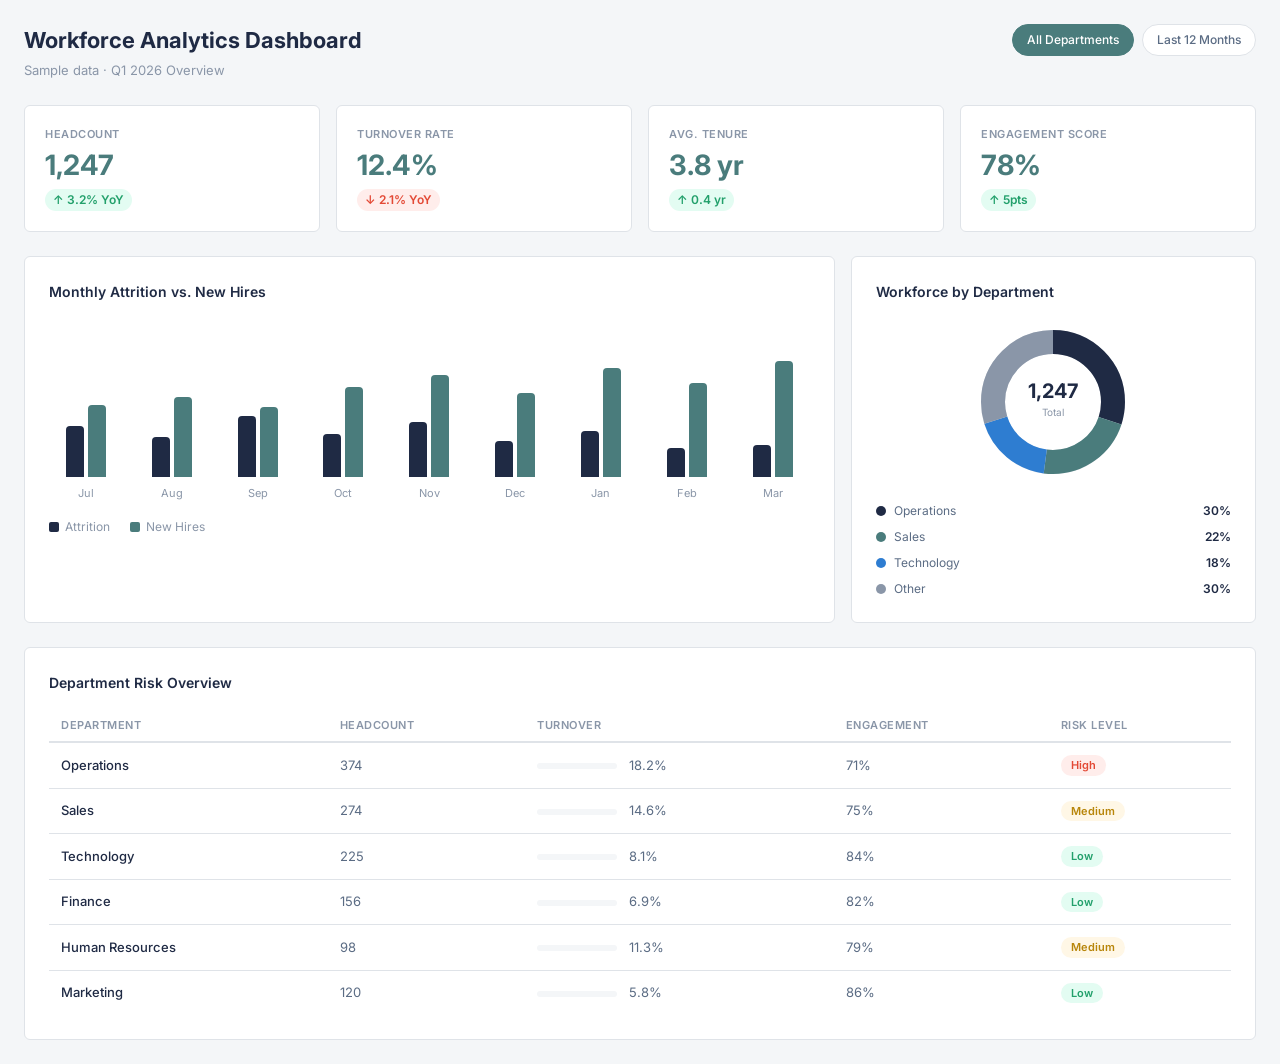
<file: hr_insights_dashboard.html>
<!DOCTYPE html>
<html lang="en">
<head>
    <meta charset="UTF-8">
    <meta name="viewport" content="width=device-width, initial-scale=1.0">
    <title>HR Insights Dashboard</title>
    <link rel="preconnect" href="https://fonts.googleapis.com">
    <link rel="preconnect" href="https://fonts.gstatic.com" crossorigin>
    <link href="https://fonts.googleapis.com/css2?family=Inter:wght@400;500;600;700&display=swap" rel="stylesheet">
    <style>
        *, *::before, *::after { margin: 0; padding: 0; box-sizing: border-box; }

        :root {
            --primary: #1F2A44;
            --primary-light: #2A3A5C;
            --accent: #4A7C7C;
            --accent-light: #E8F0F0;
            --highlight: #F25C1F;
            --structure: #5B6C84;
            --text: #1F2A44;
            --text-secondary: #5B6C84;
            --text-muted: #8A96A8;
            --bg: #F4F6F8;
            --bg-card: #ffffff;
            --border: #DFE3E8;
            --green: #22A06B;
            --green-bg: #E3FCF2;
            --red: #E34935;
            --red-bg: #FFEDEB;
            --blue: #2E7DD1;
            --blue-bg: #E9F2FF;
        }

        body {
            font-family: 'Inter', -apple-system, BlinkMacSystemFont, 'Segoe UI', sans-serif;
            font-size: 14px;
            line-height: 1.5;
            color: var(--text);
            background: var(--bg);
            padding: 24px;
            -webkit-font-smoothing: antialiased;
        }

        .dashboard-header {
            display: flex;
            justify-content: space-between;
            align-items: flex-start;
            margin-bottom: 24px;
            flex-wrap: wrap;
            gap: 16px;
        }

        .dashboard-header h1 {
            font-size: 22px;
            font-weight: 700;
            color: var(--primary);
        }

        .dashboard-header p {
            font-size: 13px;
            color: var(--text-muted);
            margin-top: 4px;
        }

        .header-filters {
            display: flex;
            gap: 8px;
            align-items: center;
        }

        .filter-pill {
            display: inline-flex;
            align-items: center;
            gap: 6px;
            padding: 6px 14px;
            background: var(--bg-card);
            border: 1px solid var(--border);
            border-radius: 20px;
            font-size: 12px;
            font-weight: 500;
            color: var(--text-secondary);
        }

        .filter-pill.active {
            background: var(--accent);
            color: #fff;
            border-color: var(--accent);
        }

        .kpi-grid {
            display: grid;
            grid-template-columns: repeat(4, 1fr);
            gap: 16px;
            margin-bottom: 24px;
        }

        .kpi-card {
            background: var(--bg-card);
            border-radius: 6px;
            padding: 20px;
            border: 1px solid var(--border);
        }

        .kpi-label {
            font-size: 11px;
            font-weight: 600;
            text-transform: uppercase;
            letter-spacing: 0.5px;
            color: var(--text-muted);
            margin-bottom: 8px;
        }

        .kpi-value {
            font-size: 28px;
            font-weight: 700;
            color: var(--accent);
            line-height: 1.1;
        }

        .kpi-change {
            display: inline-flex;
            align-items: center;
            gap: 4px;
            font-size: 12px;
            font-weight: 600;
            margin-top: 8px;
            padding: 2px 8px;
            border-radius: 12px;
        }

        .kpi-change.up {
            color: var(--green);
            background: var(--green-bg);
        }

        .kpi-change.down {
            color: var(--red);
            background: var(--red-bg);
        }

        .charts-row {
            display: grid;
            grid-template-columns: 2fr 1fr;
            gap: 16px;
            margin-bottom: 24px;
        }

        .chart-card {
            background: var(--bg-card);
            border-radius: 6px;
            padding: 24px;
            border: 1px solid var(--border);
        }

        .chart-card h3 {
            font-size: 14px;
            font-weight: 600;
            color: var(--primary);
            margin-bottom: 20px;
        }

        /* Bar chart */
        .bar-chart {
            display: flex;
            align-items: flex-end;
            gap: 12px;
            height: 180px;
            padding-top: 10px;
        }

        .bar-group {
            flex: 1;
            display: flex;
            flex-direction: column;
            align-items: center;
            height: 100%;
            justify-content: flex-end;
        }

        .bar {
            width: 100%;
            max-width: 40px;
            border-radius: 4px 4px 0 0;
            transition: height 0.6s ease;
        }

        .bar-label {
            font-size: 11px;
            color: var(--text-muted);
            margin-top: 8px;
            text-align: center;
        }

        /* Donut chart */
        .donut-container {
            display: flex;
            flex-direction: column;
            align-items: center;
            gap: 20px;
        }

        .donut-svg {
            width: 160px;
            height: 160px;
        }

        .donut-legend {
            display: flex;
            flex-direction: column;
            gap: 8px;
            width: 100%;
        }

        .legend-item {
            display: flex;
            align-items: center;
            justify-content: space-between;
            font-size: 12px;
        }

        .legend-dot {
            width: 10px;
            height: 10px;
            border-radius: 50%;
            margin-right: 8px;
            flex-shrink: 0;
        }

        .legend-label {
            display: flex;
            align-items: center;
            color: var(--text-secondary);
        }

        .legend-value {
            font-weight: 600;
            color: var(--text);
        }

        /* Table */
        .table-card {
            background: var(--bg-card);
            border-radius: 6px;
            padding: 24px;
            border: 1px solid var(--border);
        }

        .table-card h3 {
            font-size: 14px;
            font-weight: 600;
            color: var(--primary);
            margin-bottom: 16px;
        }

        .data-table {
            width: 100%;
            border-collapse: collapse;
        }

        .data-table th {
            text-align: left;
            font-size: 11px;
            font-weight: 600;
            text-transform: uppercase;
            letter-spacing: 0.5px;
            color: var(--text-muted);
            padding: 8px 12px;
            border-bottom: 2px solid var(--border);
        }

        .data-table td {
            padding: 12px;
            font-size: 13px;
            border-bottom: 1px solid var(--border);
            color: var(--text-secondary);
        }

        .data-table tr:last-child td {
            border-bottom: none;
        }

        .data-table td:first-child {
            font-weight: 500;
            color: var(--text);
        }

        .status-badge {
            display: inline-flex;
            padding: 2px 10px;
            border-radius: 12px;
            font-size: 11px;
            font-weight: 600;
        }

        .status-badge.good {
            background: var(--green-bg);
            color: var(--green);
        }

        .status-badge.warning {
            background: #FFF7E6;
            color: #B8860B;
        }

        .status-badge.critical {
            background: var(--red-bg);
            color: var(--red);
        }

        .progress-bar-bg {
            width: 80px;
            height: 6px;
            background: var(--bg);
            border-radius: 3px;
            overflow: hidden;
            display: inline-block;
            vertical-align: middle;
            margin-right: 8px;
        }

        .progress-bar-fill {
            height: 100%;
            border-radius: 3px;
        }

        @media (max-width: 768px) {
            body { padding: 16px; }
            .kpi-grid { grid-template-columns: repeat(2, 1fr); }
            .charts-row { grid-template-columns: 1fr; }
            .bar-chart { height: 140px; }
        }

        @media (max-width: 480px) {
            .kpi-grid { grid-template-columns: 1fr; }
        }
    </style>
</head>
<body>
    <div class="dashboard-header">
        <div>
            <h1>Workforce Analytics Dashboard</h1>
            <p>Sample data &middot; Q1 2026 Overview</p>
        </div>
        <div class="header-filters">
            <span class="filter-pill active">All Departments</span>
            <span class="filter-pill">Last 12 Months</span>
        </div>
    </div>

    <div class="kpi-grid">
        <div class="kpi-card">
            <div class="kpi-label">Headcount</div>
            <div class="kpi-value">1,247</div>
            <span class="kpi-change up">&uarr; 3.2% YoY</span>
        </div>
        <div class="kpi-card">
            <div class="kpi-label">Turnover Rate</div>
            <div class="kpi-value">12.4%</div>
            <span class="kpi-change down">&darr; 2.1% YoY</span>
        </div>
        <div class="kpi-card">
            <div class="kpi-label">Avg. Tenure</div>
            <div class="kpi-value">3.8 yr</div>
            <span class="kpi-change up">&uarr; 0.4 yr</span>
        </div>
        <div class="kpi-card">
            <div class="kpi-label">Engagement Score</div>
            <div class="kpi-value">78%</div>
            <span class="kpi-change up">&uarr; 5pts</span>
        </div>
    </div>

    <div class="charts-row">
        <div class="chart-card">
            <h3>Monthly Attrition vs. New Hires</h3>
            <div class="bar-chart">
                <div class="bar-group">
                    <div style="display:flex;gap:4px;align-items:flex-end;height:100%">
                        <div class="bar" style="height:35%;background:var(--primary);width:18px"></div>
                        <div class="bar" style="height:50%;background:var(--accent);width:18px"></div>
                    </div>
                    <span class="bar-label">Jul</span>
                </div>
                <div class="bar-group">
                    <div style="display:flex;gap:4px;align-items:flex-end;height:100%">
                        <div class="bar" style="height:28%;background:var(--primary);width:18px"></div>
                        <div class="bar" style="height:55%;background:var(--accent);width:18px"></div>
                    </div>
                    <span class="bar-label">Aug</span>
                </div>
                <div class="bar-group">
                    <div style="display:flex;gap:4px;align-items:flex-end;height:100%">
                        <div class="bar" style="height:42%;background:var(--primary);width:18px"></div>
                        <div class="bar" style="height:48%;background:var(--accent);width:18px"></div>
                    </div>
                    <span class="bar-label">Sep</span>
                </div>
                <div class="bar-group">
                    <div style="display:flex;gap:4px;align-items:flex-end;height:100%">
                        <div class="bar" style="height:30%;background:var(--primary);width:18px"></div>
                        <div class="bar" style="height:62%;background:var(--accent);width:18px"></div>
                    </div>
                    <span class="bar-label">Oct</span>
                </div>
                <div class="bar-group">
                    <div style="display:flex;gap:4px;align-items:flex-end;height:100%">
                        <div class="bar" style="height:38%;background:var(--primary);width:18px"></div>
                        <div class="bar" style="height:70%;background:var(--accent);width:18px"></div>
                    </div>
                    <span class="bar-label">Nov</span>
                </div>
                <div class="bar-group">
                    <div style="display:flex;gap:4px;align-items:flex-end;height:100%">
                        <div class="bar" style="height:25%;background:var(--primary);width:18px"></div>
                        <div class="bar" style="height:58%;background:var(--accent);width:18px"></div>
                    </div>
                    <span class="bar-label">Dec</span>
                </div>
                <div class="bar-group">
                    <div style="display:flex;gap:4px;align-items:flex-end;height:100%">
                        <div class="bar" style="height:32%;background:var(--primary);width:18px"></div>
                        <div class="bar" style="height:75%;background:var(--accent);width:18px"></div>
                    </div>
                    <span class="bar-label">Jan</span>
                </div>
                <div class="bar-group">
                    <div style="display:flex;gap:4px;align-items:flex-end;height:100%">
                        <div class="bar" style="height:20%;background:var(--primary);width:18px"></div>
                        <div class="bar" style="height:65%;background:var(--accent);width:18px"></div>
                    </div>
                    <span class="bar-label">Feb</span>
                </div>
                <div class="bar-group">
                    <div style="display:flex;gap:4px;align-items:flex-end;height:100%">
                        <div class="bar" style="height:22%;background:var(--primary);width:18px"></div>
                        <div class="bar" style="height:80%;background:var(--accent);width:18px"></div>
                    </div>
                    <span class="bar-label">Mar</span>
                </div>
            </div>
            <div style="display:flex;gap:20px;margin-top:16px;font-size:12px;color:var(--text-muted)">
                <span style="display:flex;align-items:center;gap:6px"><span style="width:10px;height:10px;background:var(--primary);border-radius:2px;display:inline-block"></span> Attrition</span>
                <span style="display:flex;align-items:center;gap:6px"><span style="width:10px;height:10px;background:var(--accent);border-radius:2px;display:inline-block"></span> New Hires</span>
            </div>
        </div>
        <div class="chart-card">
            <h3>Workforce by Department</h3>
            <div class="donut-container">
                <svg class="donut-svg" viewBox="0 0 160 160">
                    <circle cx="80" cy="80" r="60" fill="none" stroke="#DFE3E8" stroke-width="24"/>
                    <circle cx="80" cy="80" r="60" fill="none" stroke="var(--primary)" stroke-width="24"
                        stroke-dasharray="113.1 263.89" stroke-dashoffset="0" transform="rotate(-90 80 80)"/>
                    <circle cx="80" cy="80" r="60" fill="none" stroke="var(--accent)" stroke-width="24"
                        stroke-dasharray="82.94 294.05" stroke-dashoffset="-113.1" transform="rotate(-90 80 80)"/>
                    <circle cx="80" cy="80" r="60" fill="none" stroke="var(--blue)" stroke-width="24"
                        stroke-dasharray="67.86 309.13" stroke-dashoffset="-196.04" transform="rotate(-90 80 80)"/>
                    <circle cx="80" cy="80" r="60" fill="none" stroke="#8A96A8" stroke-width="24"
                        stroke-dasharray="113.1 263.89" stroke-dashoffset="-263.89" transform="rotate(-90 80 80)"/>
                    <text x="80" y="76" text-anchor="middle" font-size="20" font-weight="700" fill="var(--primary)">1,247</text>
                    <text x="80" y="94" text-anchor="middle" font-size="10" fill="var(--text-muted)">Total</text>
                </svg>
                <div class="donut-legend">
                    <div class="legend-item">
                        <span class="legend-label"><span class="legend-dot" style="background:var(--primary)"></span>Operations</span>
                        <span class="legend-value">30%</span>
                    </div>
                    <div class="legend-item">
                        <span class="legend-label"><span class="legend-dot" style="background:var(--accent)"></span>Sales</span>
                        <span class="legend-value">22%</span>
                    </div>
                    <div class="legend-item">
                        <span class="legend-label"><span class="legend-dot" style="background:var(--blue)"></span>Technology</span>
                        <span class="legend-value">18%</span>
                    </div>
                    <div class="legend-item">
                        <span class="legend-label"><span class="legend-dot" style="background:#8A96A8"></span>Other</span>
                        <span class="legend-value">30%</span>
                    </div>
                </div>
            </div>
        </div>
    </div>

    <div class="table-card">
        <h3>Department Risk Overview</h3>
        <table class="data-table">
            <thead>
                <tr>
                    <th>Department</th>
                    <th>Headcount</th>
                    <th>Turnover</th>
                    <th>Engagement</th>
                    <th>Risk Level</th>
                </tr>
            </thead>
            <tbody>
                <tr>
                    <td>Operations</td>
                    <td>374</td>
                    <td>
                        <span class="progress-bar-bg"><span class="progress-bar-fill" style="width:65%;background:var(--red)"></span></span>
                        18.2%
                    </td>
                    <td>71%</td>
                    <td><span class="status-badge critical">High</span></td>
                </tr>
                <tr>
                    <td>Sales</td>
                    <td>274</td>
                    <td>
                        <span class="progress-bar-bg"><span class="progress-bar-fill" style="width:52%;background:#B8860B"></span></span>
                        14.6%
                    </td>
                    <td>75%</td>
                    <td><span class="status-badge warning">Medium</span></td>
                </tr>
                <tr>
                    <td>Technology</td>
                    <td>225</td>
                    <td>
                        <span class="progress-bar-bg"><span class="progress-bar-fill" style="width:30%;background:var(--green)"></span></span>
                        8.1%
                    </td>
                    <td>84%</td>
                    <td><span class="status-badge good">Low</span></td>
                </tr>
                <tr>
                    <td>Finance</td>
                    <td>156</td>
                    <td>
                        <span class="progress-bar-bg"><span class="progress-bar-fill" style="width:25%;background:var(--green)"></span></span>
                        6.9%
                    </td>
                    <td>82%</td>
                    <td><span class="status-badge good">Low</span></td>
                </tr>
                <tr>
                    <td>Human Resources</td>
                    <td>98</td>
                    <td>
                        <span class="progress-bar-bg"><span class="progress-bar-fill" style="width:40%;background:#B8860B"></span></span>
                        11.3%
                    </td>
                    <td>79%</td>
                    <td><span class="status-badge warning">Medium</span></td>
                </tr>
                <tr>
                    <td>Marketing</td>
                    <td>120</td>
                    <td>
                        <span class="progress-bar-bg"><span class="progress-bar-fill" style="width:22%;background:var(--green)"></span></span>
                        5.8%
                    </td>
                    <td>86%</td>
                    <td><span class="status-badge good">Low</span></td>
                </tr>
            </tbody>
        </table>
    </div>
</body>
</html>
</file>
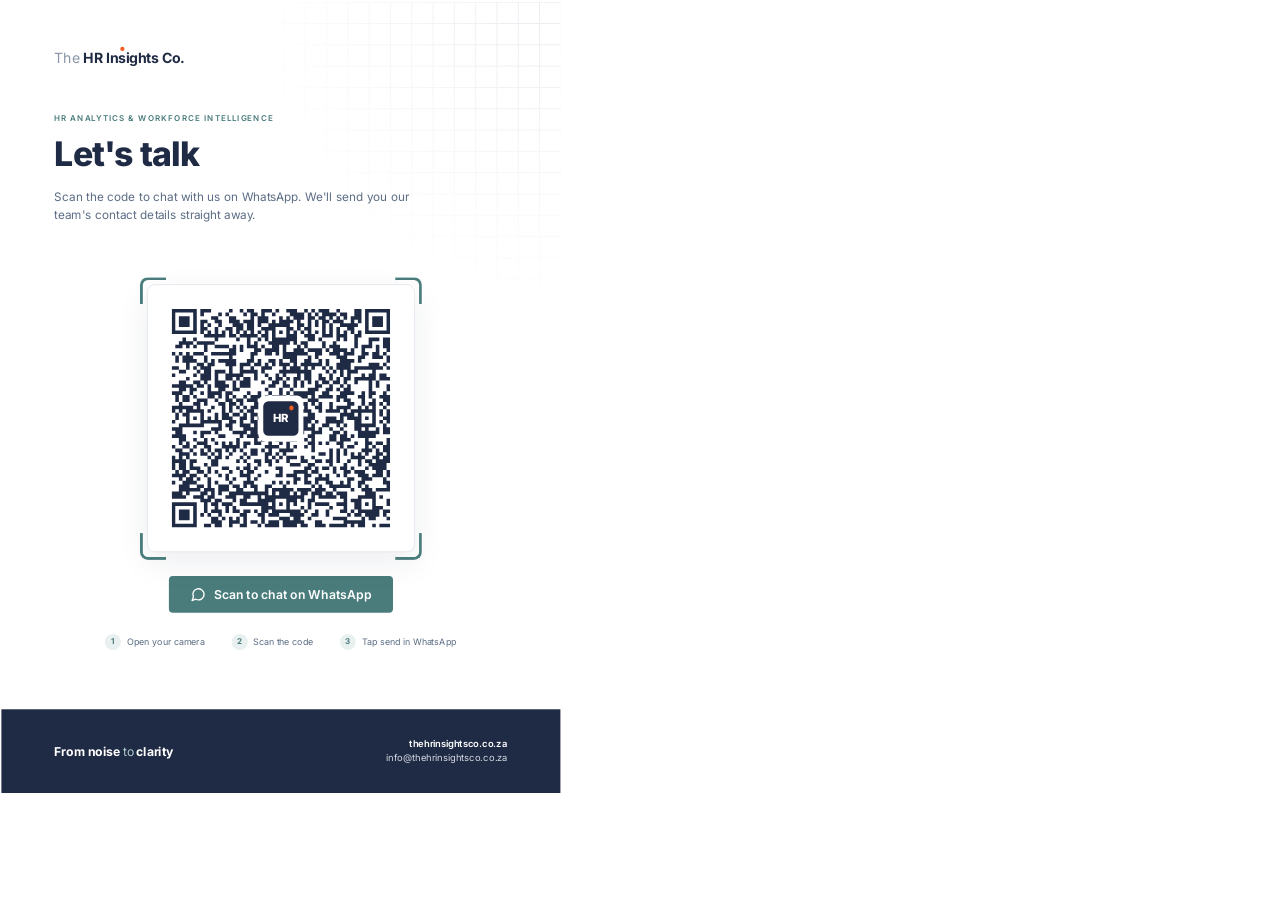
<file: whatsapp/output/whatsapp-qr-flyer-a5.html>
<!DOCTYPE html>
<html><head><meta charset="UTF-8"><style>
    @page { size: 148.5mm 210mm; margin: 0; }
    * { margin: 0; padding: 0; }
    body { width: 148.5mm; height: 210mm; display: flex; position: relative; }
    .cell { width: 148.5mm; height: 210mm; overflow: hidden; display: flex; align-items: center; justify-content: center; }
    iframe { width: 210mm; height: 297mm; border: 0; flex: none; transform: scale(0.7047619047619048); }
    .cut { position: absolute; top: 0; bottom: 0; left: 148.5mm; border-left: 0.3mm dashed #8A96A8; }
</style></head><body><div class="cell"><iframe src="whatsapp-qr-poster-a4.html"></iframe></div></body></html>
</file>
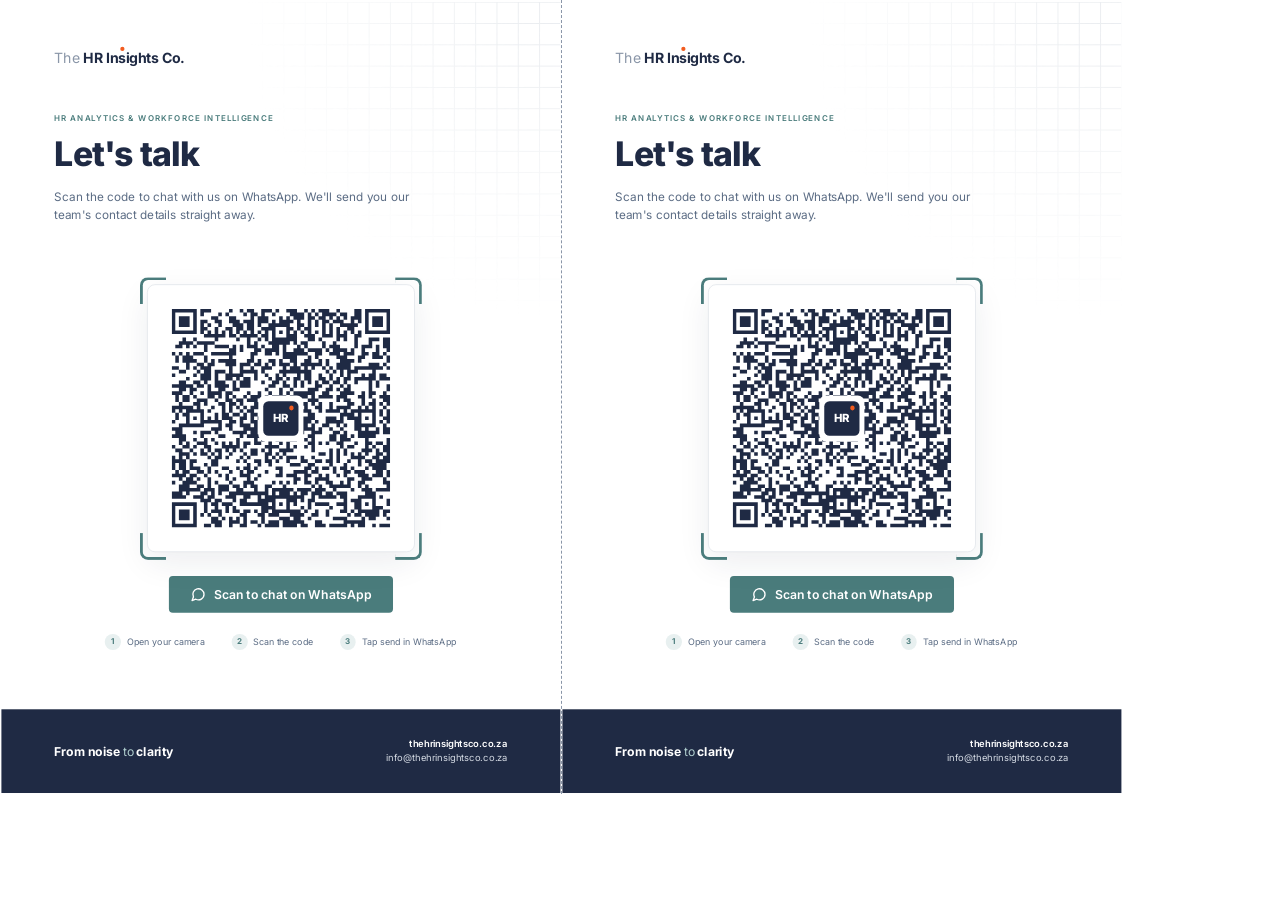
<file: whatsapp/output/whatsapp-qr-flyers-2up-a4.html>
<!DOCTYPE html>
<html><head><meta charset="UTF-8"><style>
    @page { size: 297mm 210mm; margin: 0; }
    * { margin: 0; padding: 0; }
    body { width: 297mm; height: 210mm; display: flex; position: relative; }
    .cell { width: 148.5mm; height: 210mm; overflow: hidden; display: flex; align-items: center; justify-content: center; }
    iframe { width: 210mm; height: 297mm; border: 0; flex: none; transform: scale(0.7047619047619048); }
    .cut { position: absolute; top: 0; bottom: 0; left: 148.5mm; border-left: 0.3mm dashed #8A96A8; }
</style></head><body><div class="cell"><iframe src="whatsapp-qr-poster-a4.html"></iframe></div><div class="cell"><iframe src="whatsapp-qr-poster-a4.html"></iframe></div><div class="cut"></div></body></html>
</file>
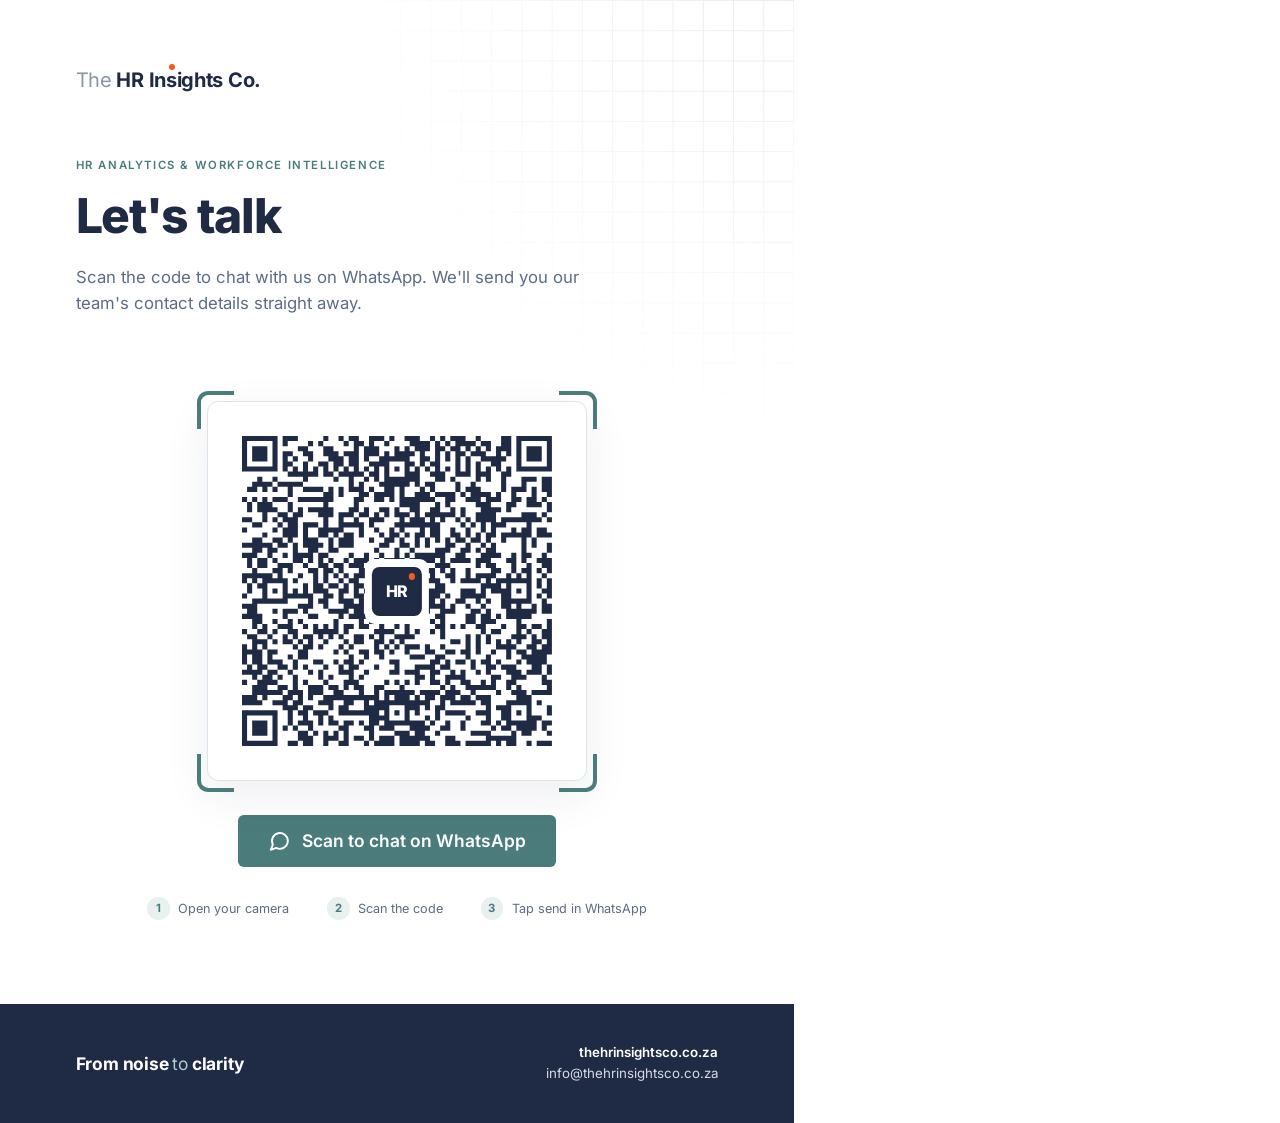
<file: whatsapp/output/whatsapp-qr-poster-a4.html>
<!DOCTYPE html>
<html lang="en">
<head>
<meta charset="UTF-8">
<title>The HR Insights Co. - WhatsApp QR</title>
<style>
    /* Inter (SIL Open Font License), bundled so the poster renders offline */
    @font-face {
        font-family: 'Inter';
        font-style: normal;
        font-weight: 400 800;
        src: url('../fonts/Inter-latin.woff2') format('woff2');
    }
    /* Brand tokens, matching styles.css */
    :root {
        --navy: #1F2A44;
        --navy-dark: #151D30;
        --teal: #4A7C7C;
        --teal-light: #E8F0F0;
        --teal-subtle: #B0CECE;
        --orange: #F25C1F;
        --structure: #5B6C84;
        --muted: #8A96A8;
        --bg-subtle: #F4F6F8;
        --border: #DFE3E8;
    }
    @page { size: A4; margin: 0; }
    * { margin: 0; padding: 0; box-sizing: border-box; }
    html, body { width: 210mm; height: 297mm; }
    body {
        font-family: 'Inter', -apple-system, 'Segoe UI', sans-serif;
        color: var(--navy);
        background: #fff;
        -webkit-font-smoothing: antialiased;
        -webkit-print-color-adjust: exact;
        print-color-adjust: exact;
    }
    .page {
        position: relative;
        width: 210mm;
        height: 297mm;
        overflow: hidden;
        display: flex;
        flex-direction: column;
    }

    /* Subtle data-grid texture in the top corner */
    .grid {
        position: absolute;
        top: 0; right: 0;
        width: 120mm; height: 120mm;
        background-image:
            linear-gradient(var(--border) 1px, transparent 1px),
            linear-gradient(90deg, var(--border) 1px, transparent 1px);
        background-size: 8mm 8mm;
        -webkit-mask-image: radial-gradient(circle at top right, #000 0%, transparent 70%);
        mask-image: radial-gradient(circle at top right, #000 0%, transparent 70%);
        opacity: 0.7;
    }

    header {
        position: relative;
        padding: 18mm 20mm 0;
    }
    .logo {
        font-size: 15pt;
        font-weight: 700;
        letter-spacing: -0.3px;
        color: var(--navy);
    }
    .logo-the { font-weight: 400; color: var(--muted); }
    .logo-insights { position: relative; }
    .logo-dot {
        position: absolute;
        top: -1.2mm; left: 5.3mm;
        width: 1.8mm; height: 1.8mm;
        background: var(--orange);
        border-radius: 50%;
    }

    .intro {
        position: relative;
        padding: 16mm 20mm 0;
    }
    .eyebrow {
        display: inline-block;
        font-size: 8.5pt;
        font-weight: 600;
        letter-spacing: 1.6px;
        text-transform: uppercase;
        color: var(--teal);
        margin-bottom: 5mm;
    }
    h1 {
        font-size: 36pt;
        line-height: 1.08;
        font-weight: 800;
        letter-spacing: -1.2px;
        color: var(--navy);
    }
    .subtext {
        margin-top: 6mm;
        max-width: 140mm;
        font-size: 12.5pt;
        line-height: 1.55;
        color: var(--structure);
    }

    .qr-area {
        position: relative;
        flex: 1;
        display: flex;
        flex-direction: column;
        align-items: center;
        justify-content: center;
    }
    .qr-card {
        position: relative;
        padding: 9mm;
        background: #fff;
        border: 1px solid var(--border);
        border-radius: 3mm;
        box-shadow: 0 4mm 12mm rgba(31, 42, 68, 0.08);
    }
    /* Teal corner brackets, like a scan frame */
    .corner {
        position: absolute;
        width: 10mm; height: 10mm;
        border: 1.2mm solid var(--teal);
    }
    .corner.tl { top: -3mm; left: -3mm; border-right: 0; border-bottom: 0; border-top-left-radius: 3mm; }
    .corner.tr { top: -3mm; right: -3mm; border-left: 0; border-bottom: 0; border-top-right-radius: 3mm; }
    .corner.bl { bottom: -3mm; left: -3mm; border-right: 0; border-top: 0; border-bottom-left-radius: 3mm; }
    .corner.br { bottom: -3mm; right: -3mm; border-left: 0; border-top: 0; border-bottom-right-radius: 3mm; }

    .qr {
        position: relative;
        width: 82mm; height: 82mm;
    }
    .qr svg { width: 100%; height: 100%; display: block; }
    .qr-badge {
        position: absolute;
        top: 50%; left: 50%;
        width: 17mm; height: 17mm;
        transform: translate(-50%, -50%);
        background: #fff;
        border-radius: 2.5mm;
        display: flex;
        align-items: center;
        justify-content: center;
    }
    .qr-badge-inner {
        position: relative;
        width: 13mm; height: 13mm;
        background: var(--navy);
        border-radius: 2mm;
        display: flex;
        align-items: center;
        justify-content: center;
        color: #fff;
        font-weight: 800;
        font-size: 12pt;
        letter-spacing: -0.3px;
    }
    .qr-badge-inner::after {
        content: '';
        position: absolute;
        top: 1.6mm; right: 1.6mm;
        width: 1.8mm; height: 1.8mm;
        background: var(--orange);
        border-radius: 50%;
    }

    .cta {
        margin-top: 9mm;
        display: inline-flex;
        align-items: center;
        gap: 3mm;
        padding: 3.8mm 8mm;
        background: var(--teal);
        color: #fff;
        border-radius: 1.5mm;
        font-size: 13pt;
        font-weight: 600;
    }
    .cta svg { width: 6mm; height: 6mm; }

    .steps {
        display: flex;
        justify-content: center;
        gap: 10mm;
        margin-top: 8mm;
        font-size: 9.5pt;
        color: var(--structure);
    }
    .step { display: flex; align-items: center; gap: 2.2mm; }
    .step-num {
        width: 6mm; height: 6mm;
        border-radius: 50%;
        background: var(--teal-light);
        color: var(--teal);
        font-weight: 700;
        font-size: 8.5pt;
        display: flex; align-items: center; justify-content: center;
    }

    footer {
        background: var(--navy);
        color: #fff;
        padding: 10mm 20mm;
        display: flex;
        align-items: center;
        justify-content: space-between;
    }
    .tagline {
        font-size: 13pt;
        font-weight: 700;
        letter-spacing: -0.2px;
    }
    .tagline span { color: var(--teal-subtle); font-weight: 400; }
    .contact {
        text-align: right;
        font-size: 10pt;
        line-height: 1.6;
        color: #D5DBE4;
    }
    .contact strong { color: #fff; font-weight: 600; }
</style>
</head>
<body>
<div class="page">
    <div class="grid" aria-hidden="true"></div>

    <header>
        <div class="logo"><span class="logo-the">The</span> HR <span class="logo-insights">Insights<span class="logo-dot"></span></span> Co.</div>
    </header>

    <section class="intro">
        <span class="eyebrow">HR Analytics &amp; Workforce Intelligence</span>
        <h1>Let&#x27;s talk</h1>
        <p class="subtext">Scan the code to chat with us on WhatsApp. We&#x27;ll send you our team&#x27;s contact details straight away.</p>
    </section>

    <section class="qr-area">
        <div class="qr-card">
            <span class="corner tl"></span><span class="corner tr"></span>
            <span class="corner bl"></span><span class="corner br"></span>
            <div class="qr">
                <svg xmlns="http://www.w3.org/2000/svg" viewBox="0 0 610 610" class="segno"><path transform="scale(10)" class="qrline" stroke="#1f2a44" d="M0 0.5h7m1 0h3m5 0h1m2 0h1m1 0h2m2 0h3m1 0h1m2 0h3m2 0h1m1 0h1m1 0h3m2 0h1m4 0h2m1 0h7m-61 1h1m5 0h1m1 0h1m4 0h1m1 0h1m4 0h1m1 0h2m1 0h1m2 0h1m4 0h4m1 0h1m1 0h1m1 0h4m1 0h2m2 0h2m1 0h1m5 0h1m-61 1h1m1 0h3m1 0h1m4 0h2m3 0h2m4 0h1m1 0h3m3 0h1m1 0h1m1 0h3m1 0h2m1 0h2m1 0h1m1 0h1m1 0h1m1 0h3m1 0h1m1 0h3m1 0h1m-61 1h1m1 0h3m1 0h1m1 0h2m2 0h2m2 0h3m1 0h3m1 0h3m1 0h1m1 0h4m1 0h1m2 0h1m1 0h1m1 0h2m1 0h3m2 0h1m1 0h1m1 0h1m1 0h3m1 0h1m-61 1h1m1 0h3m1 0h1m1 0h1m1 0h1m2 0h1m3 0h3m1 0h2m1 0h1m2 0h6m2 0h2m1 0h1m1 0h1m1 0h1m1 0h1m2 0h5m2 0h1m1 0h3m1 0h1m-61 1h1m5 0h1m1 0h2m2 0h1m2 0h2m1 0h2m1 0h2m2 0h4m3 0h2m1 0h1m1 0h2m3 0h1m1 0h1m1 0h1m2 0h2m3 0h1m5 0h1m-61 1h7m1 0h1m1 0h1m1 0h1m1 0h1m1 0h1m1 0h1m1 0h1m1 0h1m1 0h1m1 0h1m1 0h1m1 0h1m1 0h1m1 0h1m1 0h1m1 0h1m1 0h1m1 0h1m1 0h1m1 0h1m1 0h1m1 0h1m1 0h1m1 0h7m-52 1h6m1 0h2m1 0h5m1 0h2m1 0h1m3 0h3m2 0h3m2 0h3m1 0h3m2 0h2m-50 1h1m2 0h1m5 0h1m5 0h1m2 0h1m2 0h1m1 0h1m1 0h7m3 0h2m1 0h1m4 0h1m1 0h1m2 0h1m3 0h3m1 0h2m-59 1h4m1 0h5m9 0h1m1 0h1m3 0h6m1 0h1m1 0h2m4 0h1m2 0h1m5 0h1m3 0h1m3 0h2m-60 1h2m1 0h1m1 0h1m2 0h1m2 0h4m1 0h1m1 0h1m1 0h3m1 0h1m2 0h2m1 0h1m3 0h1m1 0h1m4 0h1m1 0h3m4 0h1m1 0h3m1 0h1m1 0h2m-52 1h1m6 0h2m1 0h1m3 0h2m1 0h4m1 0h1m2 0h3m1 0h4m1 0h1m1 0h4m1 0h1m2 0h1m3 0h1m2 0h1m-61 1h1m1 0h1m1 0h1m1 0h3m2 0h7m4 0h2m2 0h2m1 0h1m1 0h7m2 0h2m2 0h3m1 0h3m2 0h2m1 0h2m1 0h1m-59 1h1m1 0h3m3 0h1m6 0h1m5 0h1m8 0h4m3 0h1m1 0h1m5 0h3m3 0h2m2 0h3m1 0h1m-60 1h1m1 0h4m2 0h1m1 0h1m1 0h5m3 0h2m1 0h1m2 0h2m1 0h1m2 0h2m2 0h2m2 0h1m1 0h1m3 0h4m1 0h1m7 0h1m-57 1h1m2 0h2m1 0h2m3 0h3m1 0h3m1 0h2m1 0h1m1 0h1m1 0h3m1 0h1m1 0h6m1 0h1m2 0h4m5 0h3m1 0h1m-60 1h2m2 0h1m1 0h1m1 0h3m5 0h1m2 0h1m2 0h1m2 0h3m3 0h1m1 0h3m1 0h1m1 0h1m2 0h1m1 0h1m1 0h4m1 0h8m1 0h1m-59 1h2m3 0h1m1 0h2m1 0h3m1 0h1m2 0h5m1 0h1m4 0h9m4 0h1m1 0h1m1 0h1m1 0h3m4 0h1m-57 1h1m5 0h1m1 0h3m1 0h1m2 0h5m3 0h1m2 0h1m2 0h1m1 0h1m3 0h1m1 0h2m2 0h1m2 0h1m2 0h1m1 0h1m3 0h1m1 0h2m1 0h2m-56 1h1m3 0h3m1 0h1m2 0h2m1 0h1m1 0h2m1 0h1m3 0h1m1 0h2m1 0h1m1 0h2m1 0h2m2 0h2m1 0h1m1 0h1m1 0h2m1 0h6m1 0h3m-59 1h2m2 0h2m1 0h1m2 0h3m2 0h1m1 0h3m3 0h1m2 0h2m1 0h1m2 0h1m1 0h1m1 0h1m1 0h1m1 0h2m1 0h2m1 0h1m2 0h1m3 0h1m1 0h1m-58 1h6m1 0h2m1 0h1m1 0h4m1 0h1m1 0h3m5 0h2m2 0h2m1 0h1m1 0h1m3 0h2m2 0h1m2 0h1m1 0h1m5 0h1m1 0h1m2 0h1m-59 1h2m1 0h2m3 0h1m2 0h2m2 0h2m7 0h1m3 0h1m2 0h1m4 0h3m2 0h2m1 0h1m1 0h2m5 0h1m4 0h1m-61 1h3m2 0h1m2 0h1m1 0h4m1 0h2m4 0h1m2 0h1m2 0h1m2 0h1m1 0h1m1 0h6m2 0h2m3 0h4m2 0h1m1 0h2m2 0h1m-59 1h1m1 0h2m1 0h1m3 0h2m1 0h1m1 0h1m1 0h1m2 0h1m1 0h3m1 0h1m1 0h4m1 0h5m1 0h1m1 0h4m1 0h3m3 0h2m1 0h1m2 0h3m-60 1h1m1 0h2m2 0h3m2 0h1m2 0h2m1 0h2m1 0h3m1 0h9m1 0h1m2 0h3m5 0h1m1 0h2m3 0h1m2 0h1m2 0h2m-59 1h1m3 0h2m1 0h1m3 0h2m1 0h2m1 0h1m3 0h5m2 0h2m3 0h3m1 0h1m1 0h1m2 0h1m4 0h2m2 0h1m1 0h2m1 0h1m1 0h1m-61 1h6m1 0h1m3 0h1m2 0h1m1 0h1m1 0h1m1 0h1m1 0h4m1 0h1m1 0h3m2 0h2m1 0h1m2 0h2m2 0h1m1 0h4m2 0h1m1 0h1m1 0h1m2 0h1m-60 1h1m1 0h1m1 0h5m1 0h1m3 0h1m1 0h1m2 0h1m1 0h2m5 0h5m1 0h1m1 0h3m2 0h1m1 0h4m1 0h1m1 0h7m1 0h1m1 0h1m-60 1h1m1 0h2m3 0h1m3 0h1m1 0h2m1 0h2m1 0h1m1 0h2m1 0h2m1 0h1m3 0h2m1 0h1m2 0h2m7 0h4m1 0h1m3 0h1m1 0h1m1 0h1m-60 1h1m2 0h1m1 0h1m1 0h1m1 0h1m1 0h1m1 0h3m2 0h2m1 0h1m1 0h3m1 0h1m1 0h1m1 0h1m1 0h6m3 0h3m1 0h1m1 0h4m1 0h1m1 0h1m2 0h2m-61 1h1m3 0h1m3 0h6m2 0h2m1 0h1m2 0h2m3 0h2m3 0h2m2 0h3m1 0h1m2 0h5m3 0h2m3 0h1m1 0h1m1 0h1m-59 1h7m4 0h1m1 0h2m2 0h3m1 0h1m3 0h8m1 0h2m1 0h1m2 0h2m2 0h1m1 0h1m2 0h6m2 0h1m-60 1h3m8 0h3m2 0h1m3 0h4m2 0h1m1 0h6m2 0h4m1 0h1m2 0h1m2 0h1m3 0h2m1 0h1m2 0h1m1 0h2m-60 1h2m3 0h1m1 0h3m1 0h1m4 0h4m1 0h2m1 0h1m1 0h1m3 0h1m1 0h1m1 0h2m2 0h3m3 0h2m1 0h1m3 0h6m1 0h2m-61 1h4m4 0h1m4 0h2m4 0h1m1 0h4m2 0h1m1 0h2m7 0h2m4 0h2m1 0h2m1 0h1m1 0h5m-55 1h2m2 0h1m2 0h1m1 0h1m6 0h1m4 0h1m1 0h1m1 0h1m1 0h1m3 0h2m2 0h1m1 0h1m4 0h2m1 0h3m4 0h1m5 0h1m-59 1h1m1 0h1m2 0h3m2 0h1m1 0h1m1 0h1m1 0h1m1 0h2m1 0h2m2 0h1m2 0h1m1 0h1m5 0h2m1 0h1m1 0h1m2 0h2m3 0h1m2 0h2m1 0h2m1 0h1m-61 1h1m2 0h2m1 0h1m2 0h2m3 0h5m1 0h1m5 0h4m2 0h1m1 0h1m2 0h1m1 0h1m7 0h1m1 0h2m3 0h1m1 0h1m2 0h2m-60 1h2m2 0h1m2 0h1m1 0h1m1 0h2m1 0h1m1 0h1m1 0h1m2 0h2m1 0h1m1 0h1m2 0h4m5 0h1m4 0h1m1 0h1m1 0h1m4 0h3m1 0h1m1 0h2m-59 1h3m1 0h1m1 0h2m1 0h1m1 0h1m2 0h1m3 0h1m1 0h2m2 0h2m1 0h1m1 0h1m9 0h2m1 0h1m1 0h1m1 0h1m1 0h1m1 0h1m1 0h1m2 0h2m1 0h1m-61 1h1m1 0h1m1 0h1m5 0h1m1 0h2m1 0h1m3 0h1m1 0h1m4 0h1m1 0h1m1 0h1m1 0h3m1 0h1m2 0h1m4 0h1m1 0h1m3 0h4m2 0h2m1 0h2m-61 1h4m1 0h2m4 0h2m5 0h1m1 0h1m2 0h2m1 0h2m1 0h1m2 0h1m3 0h2m2 0h2m1 0h2m1 0h1m2 0h1m2 0h1m1 0h2m1 0h4m-61 1h1m1 0h2m1 0h1m3 0h1m1 0h2m8 0h1m2 0h1m2 0h1m5 0h3m2 0h2m4 0h1m3 0h1m3 0h1m2 0h5m-60 1h1m1 0h2m1 0h3m2 0h1m3 0h2m2 0h1m1 0h2m1 0h1m5 0h2m6 0h2m1 0h1m1 0h2m1 0h1m1 0h2m1 0h1m3 0h1m1 0h4m-59 1h1m1 0h2m2 0h2m1 0h1m1 0h1m3 0h1m2 0h1m1 0h2m3 0h1m3 0h1m3 0h4m1 0h2m4 0h1m2 0h2m1 0h3m3 0h2m1 0h1m-61 1h4m1 0h2m2 0h1m3 0h1m1 0h1m3 0h3m2 0h1m4 0h2m1 0h3m2 0h2m2 0h1m1 0h1m2 0h1m1 0h1m3 0h3m1 0h3m1 0h1m-59 1h1m1 0h2m1 0h1m2 0h1m4 0h1m1 0h1m3 0h1m1 0h1m10 0h2m1 0h1m2 0h4m5 0h2m2 0h3m3 0h1m-60 1h1m2 0h4m3 0h1m1 0h1m3 0h1m3 0h3m5 0h1m1 0h1m1 0h1m1 0h1m2 0h2m1 0h1m2 0h2m2 0h1m1 0h1m2 0h2m5 0h2m-59 1h3m2 0h2m1 0h1m2 0h3m1 0h2m1 0h1m1 0h2m2 0h2m3 0h1m7 0h1m1 0h1m2 0h6m2 0h1m1 0h1m5 0h1m-59 1h6m1 0h3m1 0h3m2 0h2m3 0h1m2 0h1m1 0h6m1 0h4m1 0h3m2 0h1m4 0h1m2 0h3m1 0h4m-61 1h3m1 0h1m3 0h2m1 0h1m1 0h1m2 0h11m1 0h1m1 0h3m1 0h1m1 0h2m1 0h3m1 0h2m1 0h3m5 0h3m-57 1h4m2 0h3m1 0h2m3 0h3m2 0h2m2 0h1m1 0h11m2 0h1m1 0h5m1 0h2m3 0h5m1 0h1m-51 1h3m1 0h2m3 0h1m1 0h2m3 0h5m3 0h3m1 0h1m1 0h2m8 0h1m1 0h3m3 0h1m3 0h1m-61 1h7m2 0h1m1 0h2m1 0h3m2 0h8m1 0h1m1 0h1m1 0h1m1 0h1m3 0h1m1 0h4m2 0h3m2 0h2m1 0h1m1 0h1m3 0h1m-61 1h1m5 0h1m2 0h1m2 0h1m2 0h1m1 0h1m7 0h4m3 0h1m3 0h1m1 0h1m5 0h1m3 0h1m2 0h2m3 0h3m-59 1h1m1 0h3m1 0h1m2 0h1m1 0h3m1 0h1m1 0h2m1 0h2m1 0h1m1 0h2m1 0h8m1 0h1m2 0h1m2 0h1m3 0h2m1 0h1m1 0h6m1 0h2m-61 1h1m1 0h3m1 0h1m1 0h1m1 0h1m2 0h1m5 0h2m3 0h2m1 0h3m3 0h4m2 0h2m2 0h1m5 0h1m1 0h2m1 0h4m1 0h1m-60 1h1m1 0h3m1 0h1m4 0h2m1 0h1m1 0h1m1 0h1m1 0h1m4 0h1m4 0h3m1 0h2m2 0h1m6 0h4m4 0h1m1 0h2m3 0h1m-61 1h1m5 0h1m4 0h3m2 0h3m1 0h1m1 0h2m1 0h1m1 0h3m1 0h6m3 0h2m6 0h6m-54 1h7m2 0h2m1 0h2m2 0h1m2 0h2m3 0h1m1 0h4m1 0h4m1 0h2m2 0h3m1 0h5m1 0h1m1 0h2m2 0h1m1 0h3"/></svg>

                <div class="qr-badge"><div class="qr-badge-inner">HR</div></div>
            </div>
        </div>

        <div class="cta">
            <svg viewBox="0 0 24 24" fill="none" stroke="currentColor" stroke-width="2" stroke-linecap="round" stroke-linejoin="round"><path d="M21 11.5a8.4 8.4 0 0 1-12.3 7.4L3 21l2.1-5.6A8.4 8.4 0 1 1 21 11.5z"/></svg>
            Scan to chat on WhatsApp
        </div>

        <div class="steps">
            <div class="step"><span class="step-num">1</span>Open your camera</div>
            <div class="step"><span class="step-num">2</span>Scan the code</div>
            <div class="step"><span class="step-num">3</span>Tap send in WhatsApp</div>
        </div>
    </section>

    <footer>
        <div class="tagline">From noise <span>to</span> clarity</div>
        <div class="contact">
            <strong>thehrinsightsco.co.za</strong><br>
            info@thehrinsightsco.co.za
        </div>
    </footer>
</div>
</body>
</html>
</file>
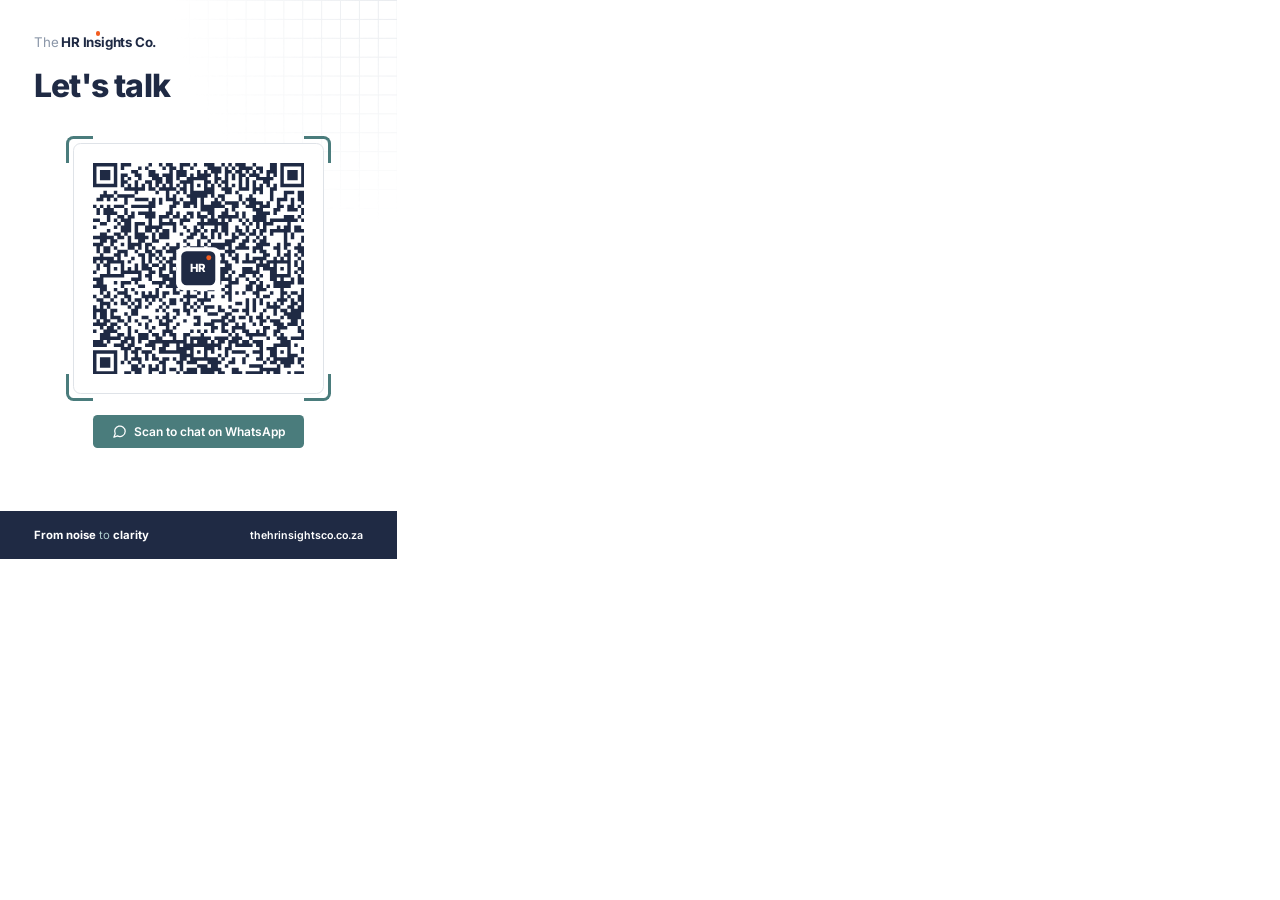
<file: whatsapp/output/whatsapp-qr-tag-a6.html>
<!DOCTYPE html>
<html lang="en">
<head>
<meta charset="UTF-8">
<title>The HR Insights Co. - WhatsApp QR tag</title>
<style>
    /* Inter (SIL Open Font License), bundled so the tag renders offline */
    @font-face {
        font-family: 'Inter';
        font-style: normal;
        font-weight: 400 800;
        src: url('../fonts/Inter-latin.woff2') format('woff2');
    }
    /* Brand tokens, matching styles.css */
    :root {
        --navy: #1F2A44;
        --teal: #4A7C7C;
        --teal-subtle: #B0CECE;
        --orange: #F25C1F;
        --structure: #5B6C84;
        --muted: #8A96A8;
        --border: #DFE3E8;
    }
    @page { size: 105mm 148mm; margin: 0; }
    * { margin: 0; padding: 0; box-sizing: border-box; }
    html, body { width: 105mm; height: 148mm; }
    body {
        font-family: 'Inter', -apple-system, 'Segoe UI', sans-serif;
        color: var(--navy);
        background: #fff;
        -webkit-font-smoothing: antialiased;
        -webkit-print-color-adjust: exact;
        print-color-adjust: exact;
    }
    .tag {
        position: relative;
        width: 105mm;
        height: 148mm;
        overflow: hidden;
        display: flex;
        flex-direction: column;
    }

    /* Subtle data-grid texture in the top corner */
    .grid {
        position: absolute;
        top: 0; right: 0;
        width: 60mm; height: 60mm;
        background-image:
            linear-gradient(var(--border) 1px, transparent 1px),
            linear-gradient(90deg, var(--border) 1px, transparent 1px);
        background-size: 5mm 5mm;
        -webkit-mask-image: radial-gradient(circle at top right, #000 0%, transparent 70%);
        mask-image: radial-gradient(circle at top right, #000 0%, transparent 70%);
        opacity: 0.7;
    }

    header {
        position: relative;
        padding: 9mm 9mm 0;
    }
    .logo {
        font-size: 10pt;
        font-weight: 700;
        letter-spacing: -0.2px;
    }
    .logo-the { font-weight: 400; color: var(--muted); }
    .logo-insights { position: relative; }
    .logo-dot {
        position: absolute;
        top: -0.8mm; left: 3.5mm;
        width: 1.2mm; height: 1.2mm;
        background: var(--orange);
        border-radius: 50%;
    }
    h1 {
        margin-top: 5mm;
        font-size: 24pt;
        line-height: 1.05;
        font-weight: 800;
        letter-spacing: -0.8px;
    }

    .qr-area {
        position: relative;
        flex: 1;
        display: flex;
        flex-direction: column;
        align-items: center;
        justify-content: center;
    }
    .qr-card {
        position: relative;
        padding: 5mm;
        background: #fff;
        border: 0.25mm solid var(--border);
        border-radius: 2mm;
    }
    /* Teal corner brackets, like a scan frame */
    .corner {
        position: absolute;
        width: 7mm; height: 7mm;
        border: 0.9mm solid var(--teal);
    }
    .corner.tl { top: -2mm; left: -2mm; border-right: 0; border-bottom: 0; border-top-left-radius: 2mm; }
    .corner.tr { top: -2mm; right: -2mm; border-left: 0; border-bottom: 0; border-top-right-radius: 2mm; }
    .corner.bl { bottom: -2mm; left: -2mm; border-right: 0; border-top: 0; border-bottom-left-radius: 2mm; }
    .corner.br { bottom: -2mm; right: -2mm; border-left: 0; border-top: 0; border-bottom-right-radius: 2mm; }

    .qr {
        position: relative;
        width: 56mm; height: 56mm;
    }
    .qr svg { width: 100%; height: 100%; display: block; }
    .qr-badge {
        position: absolute;
        top: 50%; left: 50%;
        width: 11.5mm; height: 11.5mm;
        transform: translate(-50%, -50%);
        background: #fff;
        border-radius: 1.8mm;
        display: flex;
        align-items: center;
        justify-content: center;
    }
    .qr-badge-inner {
        position: relative;
        width: 9mm; height: 9mm;
        background: var(--navy);
        border-radius: 1.4mm;
        display: flex;
        align-items: center;
        justify-content: center;
        color: #fff;
        font-weight: 800;
        font-size: 8.5pt;
    }
    .qr-badge-inner::after {
        content: '';
        position: absolute;
        top: 1.1mm; right: 1.1mm;
        width: 1.3mm; height: 1.3mm;
        background: var(--orange);
        border-radius: 50%;
    }

    .cta {
        margin-top: 5.5mm;
        display: inline-flex;
        align-items: center;
        gap: 2mm;
        padding: 2.4mm 5mm;
        background: var(--teal);
        color: #fff;
        border-radius: 1.2mm;
        font-size: 9pt;
        font-weight: 600;
    }
    .cta svg { width: 4mm; height: 4mm; }

    footer {
        margin-top: 6mm;
        background: var(--navy);
        color: #fff;
        padding: 4.5mm 9mm;
        display: flex;
        align-items: center;
        justify-content: space-between;
    }
    .tagline {
        font-size: 8.5pt;
        font-weight: 700;
    }
    .tagline span { color: var(--teal-subtle); font-weight: 400; }
    .website {
        font-size: 8pt;
        font-weight: 600;
    }
</style>
</head>
<body>
<div class="tag">
    <div class="grid" aria-hidden="true"></div>

    <header>
        <div class="logo"><span class="logo-the">The</span> HR <span class="logo-insights">Insights<span class="logo-dot"></span></span> Co.</div>
        <h1>Let&#x27;s talk</h1>
    </header>

    <section class="qr-area">
        <div class="qr-card">
            <span class="corner tl"></span><span class="corner tr"></span>
            <span class="corner bl"></span><span class="corner br"></span>
            <div class="qr">
                <svg xmlns="http://www.w3.org/2000/svg" viewBox="0 0 610 610" class="segno"><path transform="scale(10)" class="qrline" stroke="#1f2a44" d="M0 0.5h7m1 0h3m5 0h1m2 0h1m1 0h2m2 0h3m1 0h1m2 0h3m2 0h1m1 0h1m1 0h3m2 0h1m4 0h2m1 0h7m-61 1h1m5 0h1m1 0h1m4 0h1m1 0h1m4 0h1m1 0h2m1 0h1m2 0h1m4 0h4m1 0h1m1 0h1m1 0h4m1 0h2m2 0h2m1 0h1m5 0h1m-61 1h1m1 0h3m1 0h1m4 0h2m3 0h2m4 0h1m1 0h3m3 0h1m1 0h1m1 0h3m1 0h2m1 0h2m1 0h1m1 0h1m1 0h1m1 0h3m1 0h1m1 0h3m1 0h1m-61 1h1m1 0h3m1 0h1m1 0h2m2 0h2m2 0h3m1 0h3m1 0h3m1 0h1m1 0h4m1 0h1m2 0h1m1 0h1m1 0h2m1 0h3m2 0h1m1 0h1m1 0h1m1 0h3m1 0h1m-61 1h1m1 0h3m1 0h1m1 0h1m1 0h1m2 0h1m3 0h3m1 0h2m1 0h1m2 0h6m2 0h2m1 0h1m1 0h1m1 0h1m1 0h1m2 0h5m2 0h1m1 0h3m1 0h1m-61 1h1m5 0h1m1 0h2m2 0h1m2 0h2m1 0h2m1 0h2m2 0h4m3 0h2m1 0h1m1 0h2m3 0h1m1 0h1m1 0h1m2 0h2m3 0h1m5 0h1m-61 1h7m1 0h1m1 0h1m1 0h1m1 0h1m1 0h1m1 0h1m1 0h1m1 0h1m1 0h1m1 0h1m1 0h1m1 0h1m1 0h1m1 0h1m1 0h1m1 0h1m1 0h1m1 0h1m1 0h1m1 0h1m1 0h1m1 0h1m1 0h1m1 0h7m-52 1h6m1 0h2m1 0h5m1 0h2m1 0h1m3 0h3m2 0h3m2 0h3m1 0h3m2 0h2m-50 1h1m2 0h1m5 0h1m5 0h1m2 0h1m2 0h1m1 0h1m1 0h7m3 0h2m1 0h1m4 0h1m1 0h1m2 0h1m3 0h3m1 0h2m-59 1h4m1 0h5m9 0h1m1 0h1m3 0h6m1 0h1m1 0h2m4 0h1m2 0h1m5 0h1m3 0h1m3 0h2m-60 1h2m1 0h1m1 0h1m2 0h1m2 0h4m1 0h1m1 0h1m1 0h3m1 0h1m2 0h2m1 0h1m3 0h1m1 0h1m4 0h1m1 0h3m4 0h1m1 0h3m1 0h1m1 0h2m-52 1h1m6 0h2m1 0h1m3 0h2m1 0h4m1 0h1m2 0h3m1 0h4m1 0h1m1 0h4m1 0h1m2 0h1m3 0h1m2 0h1m-61 1h1m1 0h1m1 0h1m1 0h3m2 0h7m4 0h2m2 0h2m1 0h1m1 0h7m2 0h2m2 0h3m1 0h3m2 0h2m1 0h2m1 0h1m-59 1h1m1 0h3m3 0h1m6 0h1m5 0h1m8 0h4m3 0h1m1 0h1m5 0h3m3 0h2m2 0h3m1 0h1m-60 1h1m1 0h4m2 0h1m1 0h1m1 0h5m3 0h2m1 0h1m2 0h2m1 0h1m2 0h2m2 0h2m2 0h1m1 0h1m3 0h4m1 0h1m7 0h1m-57 1h1m2 0h2m1 0h2m3 0h3m1 0h3m1 0h2m1 0h1m1 0h1m1 0h3m1 0h1m1 0h6m1 0h1m2 0h4m5 0h3m1 0h1m-60 1h2m2 0h1m1 0h1m1 0h3m5 0h1m2 0h1m2 0h1m2 0h3m3 0h1m1 0h3m1 0h1m1 0h1m2 0h1m1 0h1m1 0h4m1 0h8m1 0h1m-59 1h2m3 0h1m1 0h2m1 0h3m1 0h1m2 0h5m1 0h1m4 0h9m4 0h1m1 0h1m1 0h1m1 0h3m4 0h1m-57 1h1m5 0h1m1 0h3m1 0h1m2 0h5m3 0h1m2 0h1m2 0h1m1 0h1m3 0h1m1 0h2m2 0h1m2 0h1m2 0h1m1 0h1m3 0h1m1 0h2m1 0h2m-56 1h1m3 0h3m1 0h1m2 0h2m1 0h1m1 0h2m1 0h1m3 0h1m1 0h2m1 0h1m1 0h2m1 0h2m2 0h2m1 0h1m1 0h1m1 0h2m1 0h6m1 0h3m-59 1h2m2 0h2m1 0h1m2 0h3m2 0h1m1 0h3m3 0h1m2 0h2m1 0h1m2 0h1m1 0h1m1 0h1m1 0h1m1 0h2m1 0h2m1 0h1m2 0h1m3 0h1m1 0h1m-58 1h6m1 0h2m1 0h1m1 0h4m1 0h1m1 0h3m5 0h2m2 0h2m1 0h1m1 0h1m3 0h2m2 0h1m2 0h1m1 0h1m5 0h1m1 0h1m2 0h1m-59 1h2m1 0h2m3 0h1m2 0h2m2 0h2m7 0h1m3 0h1m2 0h1m4 0h3m2 0h2m1 0h1m1 0h2m5 0h1m4 0h1m-61 1h3m2 0h1m2 0h1m1 0h4m1 0h2m4 0h1m2 0h1m2 0h1m2 0h1m1 0h1m1 0h6m2 0h2m3 0h4m2 0h1m1 0h2m2 0h1m-59 1h1m1 0h2m1 0h1m3 0h2m1 0h1m1 0h1m1 0h1m2 0h1m1 0h3m1 0h1m1 0h4m1 0h5m1 0h1m1 0h4m1 0h3m3 0h2m1 0h1m2 0h3m-60 1h1m1 0h2m2 0h3m2 0h1m2 0h2m1 0h2m1 0h3m1 0h9m1 0h1m2 0h3m5 0h1m1 0h2m3 0h1m2 0h1m2 0h2m-59 1h1m3 0h2m1 0h1m3 0h2m1 0h2m1 0h1m3 0h5m2 0h2m3 0h3m1 0h1m1 0h1m2 0h1m4 0h2m2 0h1m1 0h2m1 0h1m1 0h1m-61 1h6m1 0h1m3 0h1m2 0h1m1 0h1m1 0h1m1 0h1m1 0h4m1 0h1m1 0h3m2 0h2m1 0h1m2 0h2m2 0h1m1 0h4m2 0h1m1 0h1m1 0h1m2 0h1m-60 1h1m1 0h1m1 0h5m1 0h1m3 0h1m1 0h1m2 0h1m1 0h2m5 0h5m1 0h1m1 0h3m2 0h1m1 0h4m1 0h1m1 0h7m1 0h1m1 0h1m-60 1h1m1 0h2m3 0h1m3 0h1m1 0h2m1 0h2m1 0h1m1 0h2m1 0h2m1 0h1m3 0h2m1 0h1m2 0h2m7 0h4m1 0h1m3 0h1m1 0h1m1 0h1m-60 1h1m2 0h1m1 0h1m1 0h1m1 0h1m1 0h1m1 0h3m2 0h2m1 0h1m1 0h3m1 0h1m1 0h1m1 0h1m1 0h6m3 0h3m1 0h1m1 0h4m1 0h1m1 0h1m2 0h2m-61 1h1m3 0h1m3 0h6m2 0h2m1 0h1m2 0h2m3 0h2m3 0h2m2 0h3m1 0h1m2 0h5m3 0h2m3 0h1m1 0h1m1 0h1m-59 1h7m4 0h1m1 0h2m2 0h3m1 0h1m3 0h8m1 0h2m1 0h1m2 0h2m2 0h1m1 0h1m2 0h6m2 0h1m-60 1h3m8 0h3m2 0h1m3 0h4m2 0h1m1 0h6m2 0h4m1 0h1m2 0h1m2 0h1m3 0h2m1 0h1m2 0h1m1 0h2m-60 1h2m3 0h1m1 0h3m1 0h1m4 0h4m1 0h2m1 0h1m1 0h1m3 0h1m1 0h1m1 0h2m2 0h3m3 0h2m1 0h1m3 0h6m1 0h2m-61 1h4m4 0h1m4 0h2m4 0h1m1 0h4m2 0h1m1 0h2m7 0h2m4 0h2m1 0h2m1 0h1m1 0h5m-55 1h2m2 0h1m2 0h1m1 0h1m6 0h1m4 0h1m1 0h1m1 0h1m1 0h1m3 0h2m2 0h1m1 0h1m4 0h2m1 0h3m4 0h1m5 0h1m-59 1h1m1 0h1m2 0h3m2 0h1m1 0h1m1 0h1m1 0h1m1 0h2m1 0h2m2 0h1m2 0h1m1 0h1m5 0h2m1 0h1m1 0h1m2 0h2m3 0h1m2 0h2m1 0h2m1 0h1m-61 1h1m2 0h2m1 0h1m2 0h2m3 0h5m1 0h1m5 0h4m2 0h1m1 0h1m2 0h1m1 0h1m7 0h1m1 0h2m3 0h1m1 0h1m2 0h2m-60 1h2m2 0h1m2 0h1m1 0h1m1 0h2m1 0h1m1 0h1m1 0h1m2 0h2m1 0h1m1 0h1m2 0h4m5 0h1m4 0h1m1 0h1m1 0h1m4 0h3m1 0h1m1 0h2m-59 1h3m1 0h1m1 0h2m1 0h1m1 0h1m2 0h1m3 0h1m1 0h2m2 0h2m1 0h1m1 0h1m9 0h2m1 0h1m1 0h1m1 0h1m1 0h1m1 0h1m1 0h1m2 0h2m1 0h1m-61 1h1m1 0h1m1 0h1m5 0h1m1 0h2m1 0h1m3 0h1m1 0h1m4 0h1m1 0h1m1 0h1m1 0h3m1 0h1m2 0h1m4 0h1m1 0h1m3 0h4m2 0h2m1 0h2m-61 1h4m1 0h2m4 0h2m5 0h1m1 0h1m2 0h2m1 0h2m1 0h1m2 0h1m3 0h2m2 0h2m1 0h2m1 0h1m2 0h1m2 0h1m1 0h2m1 0h4m-61 1h1m1 0h2m1 0h1m3 0h1m1 0h2m8 0h1m2 0h1m2 0h1m5 0h3m2 0h2m4 0h1m3 0h1m3 0h1m2 0h5m-60 1h1m1 0h2m1 0h3m2 0h1m3 0h2m2 0h1m1 0h2m1 0h1m5 0h2m6 0h2m1 0h1m1 0h2m1 0h1m1 0h2m1 0h1m3 0h1m1 0h4m-59 1h1m1 0h2m2 0h2m1 0h1m1 0h1m3 0h1m2 0h1m1 0h2m3 0h1m3 0h1m3 0h4m1 0h2m4 0h1m2 0h2m1 0h3m3 0h2m1 0h1m-61 1h4m1 0h2m2 0h1m3 0h1m1 0h1m3 0h3m2 0h1m4 0h2m1 0h3m2 0h2m2 0h1m1 0h1m2 0h1m1 0h1m3 0h3m1 0h3m1 0h1m-59 1h1m1 0h2m1 0h1m2 0h1m4 0h1m1 0h1m3 0h1m1 0h1m10 0h2m1 0h1m2 0h4m5 0h2m2 0h3m3 0h1m-60 1h1m2 0h4m3 0h1m1 0h1m3 0h1m3 0h3m5 0h1m1 0h1m1 0h1m1 0h1m2 0h2m1 0h1m2 0h2m2 0h1m1 0h1m2 0h2m5 0h2m-59 1h3m2 0h2m1 0h1m2 0h3m1 0h2m1 0h1m1 0h2m2 0h2m3 0h1m7 0h1m1 0h1m2 0h6m2 0h1m1 0h1m5 0h1m-59 1h6m1 0h3m1 0h3m2 0h2m3 0h1m2 0h1m1 0h6m1 0h4m1 0h3m2 0h1m4 0h1m2 0h3m1 0h4m-61 1h3m1 0h1m3 0h2m1 0h1m1 0h1m2 0h11m1 0h1m1 0h3m1 0h1m1 0h2m1 0h3m1 0h2m1 0h3m5 0h3m-57 1h4m2 0h3m1 0h2m3 0h3m2 0h2m2 0h1m1 0h11m2 0h1m1 0h5m1 0h2m3 0h5m1 0h1m-51 1h3m1 0h2m3 0h1m1 0h2m3 0h5m3 0h3m1 0h1m1 0h2m8 0h1m1 0h3m3 0h1m3 0h1m-61 1h7m2 0h1m1 0h2m1 0h3m2 0h8m1 0h1m1 0h1m1 0h1m1 0h1m3 0h1m1 0h4m2 0h3m2 0h2m1 0h1m1 0h1m3 0h1m-61 1h1m5 0h1m2 0h1m2 0h1m2 0h1m1 0h1m7 0h4m3 0h1m3 0h1m1 0h1m5 0h1m3 0h1m2 0h2m3 0h3m-59 1h1m1 0h3m1 0h1m2 0h1m1 0h3m1 0h1m1 0h2m1 0h2m1 0h1m1 0h2m1 0h8m1 0h1m2 0h1m2 0h1m3 0h2m1 0h1m1 0h6m1 0h2m-61 1h1m1 0h3m1 0h1m1 0h1m1 0h1m2 0h1m5 0h2m3 0h2m1 0h3m3 0h4m2 0h2m2 0h1m5 0h1m1 0h2m1 0h4m1 0h1m-60 1h1m1 0h3m1 0h1m4 0h2m1 0h1m1 0h1m1 0h1m1 0h1m4 0h1m4 0h3m1 0h2m2 0h1m6 0h4m4 0h1m1 0h2m3 0h1m-61 1h1m5 0h1m4 0h3m2 0h3m1 0h1m1 0h2m1 0h1m1 0h3m1 0h6m3 0h2m6 0h6m-54 1h7m2 0h2m1 0h2m2 0h1m2 0h2m3 0h1m1 0h4m1 0h4m1 0h2m2 0h3m1 0h5m1 0h1m1 0h2m2 0h1m1 0h3"/></svg>

                <div class="qr-badge"><div class="qr-badge-inner">HR</div></div>
            </div>
        </div>

        <div class="cta">
            <svg viewBox="0 0 24 24" fill="none" stroke="currentColor" stroke-width="2" stroke-linecap="round" stroke-linejoin="round"><path d="M21 11.5a8.4 8.4 0 0 1-12.3 7.4L3 21l2.1-5.6A8.4 8.4 0 1 1 21 11.5z"/></svg>
            Scan to chat on WhatsApp
        </div>
    </section>

    <footer>
        <div class="tagline">From noise <span>to</span> clarity</div>
        <div class="website">thehrinsightsco.co.za</div>
    </footer>
</div>
</body>
</html>
</file>
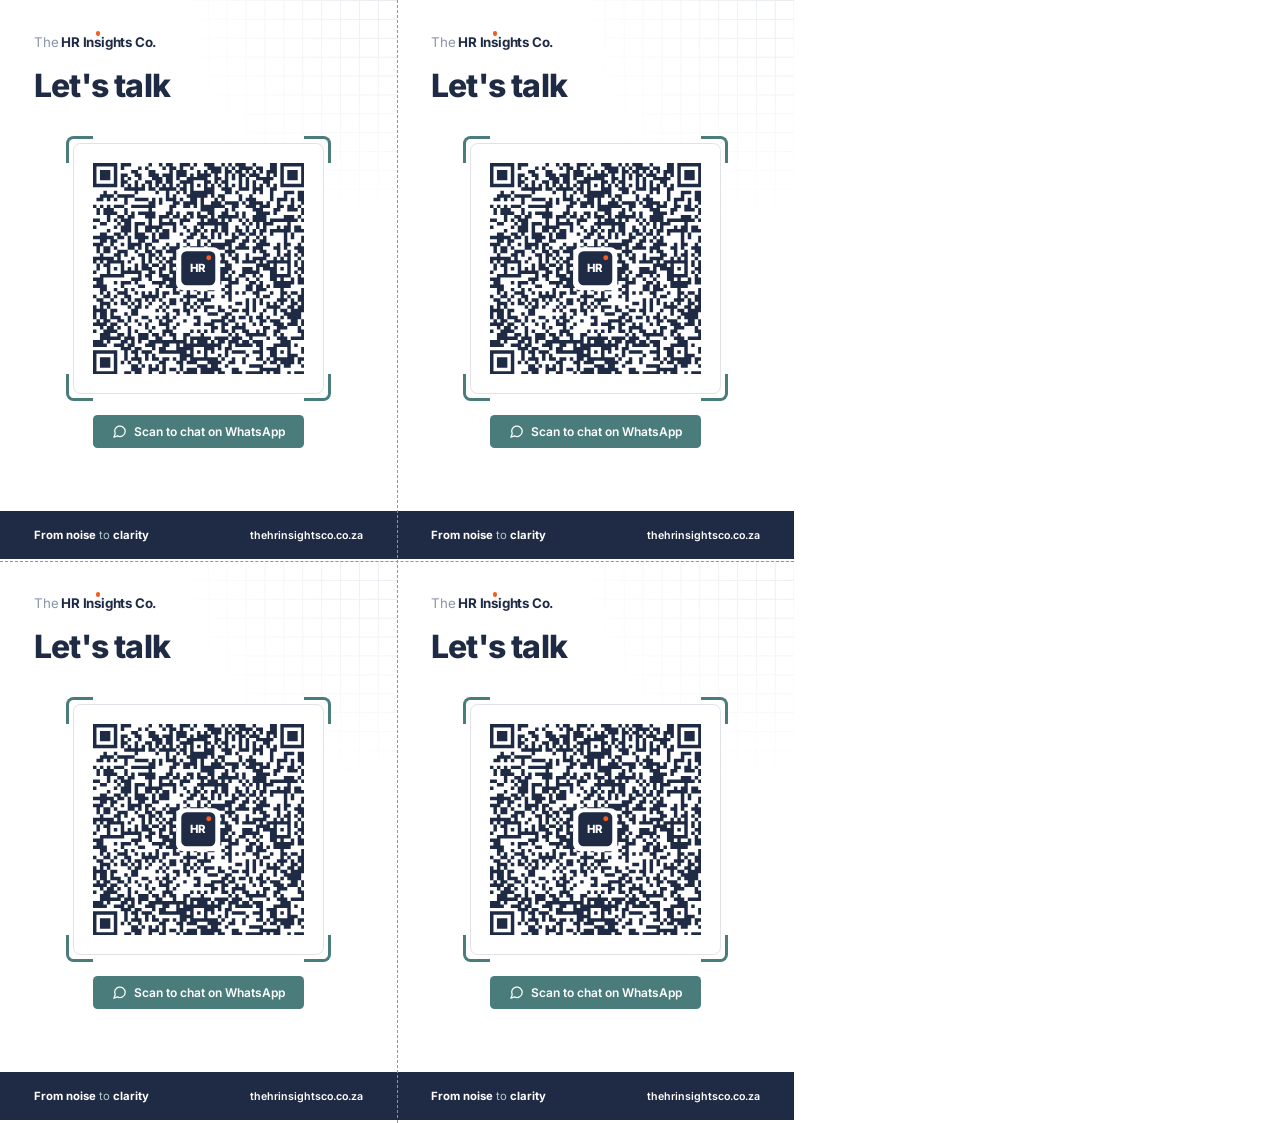
<file: whatsapp/output/whatsapp-qr-tags-4up-a4.html>
<!DOCTYPE html>
<html><head><meta charset="UTF-8"><style>
    @page { size: 210mm 297mm; margin: 0; }
    * { margin: 0; padding: 0; }
    body { width: 210mm; height: 297mm; position: relative; display: grid;
           grid-template-columns: 105mm 105mm; grid-template-rows: 148.5mm 148.5mm; }
    iframe { width: 105mm; height: 148mm; border: 0; }
    .cut-v { position: absolute; top: 0; bottom: 0; left: 105mm; border-left: 0.3mm dashed #8A96A8; }
    .cut-h { position: absolute; left: 0; right: 0; top: 148.5mm; border-top: 0.3mm dashed #8A96A8; }
</style></head><body>
    <iframe src="whatsapp-qr-tag-a6.html"></iframe><iframe src="whatsapp-qr-tag-a6.html"></iframe>
    <iframe src="whatsapp-qr-tag-a6.html"></iframe><iframe src="whatsapp-qr-tag-a6.html"></iframe>
    <div class="cut-v"></div><div class="cut-h"></div>
</body></html>
</file>
